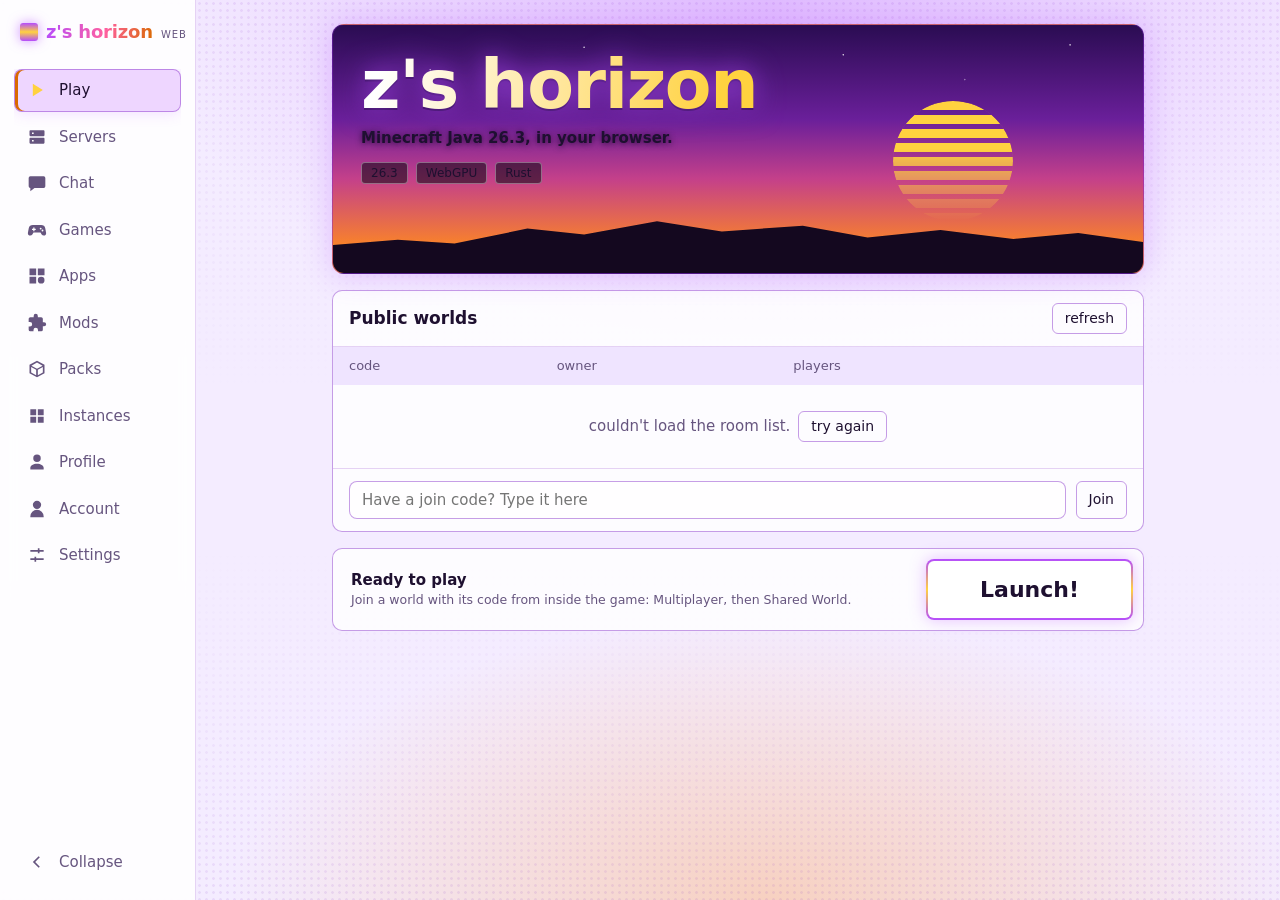
<file: web/index.html>
<!doctype html>
<html lang="en">
<head>
<script>
// Every page asks before it is closed or left: the browser's own "Leave site?" box.
addEventListener("beforeunload", (e) => {
  if (globalThis.horizonNoLeavePrompt) return;
  e.preventDefault();
  e.returnValue = "";
});
</script>

<meta charset="utf-8">
<meta name="viewport" content="width=device-width, initial-scale=1">
<title>z's horizon</title>
<meta name="theme-color" content="#0a0612">
<link rel="stylesheet" href="launcher.css">
</head>
<body>
<div class="backdrop" aria-hidden="true"></div>

<div class="shell">
  <aside class="side">
    <a class="brand" href="#play"><span class="mark" aria-hidden="true"></span><b>z's horizon</b><small>web</small></a>
    <nav class="nav" aria-label="Launcher">
      <a href="#play" data-nav="play">
        <svg viewBox="0 0 24 24" aria-hidden="true"><path d="M7 4.5v15l12-7.5-12-7.5z"/></svg><span>Play</span>
      </a>
      <a href="#servers" data-nav="servers">
        <svg viewBox="0 0 24 24" aria-hidden="true"><path d="M4 4h16a1 1 0 0 1 1 1v5a1 1 0 0 1-1 1H4a1 1 0 0 1-1-1V5a1 1 0 0 1 1-1zm0 9h16a1 1 0 0 1 1 1v5a1 1 0 0 1-1 1H4a1 1 0 0 1-1-1v-5a1 1 0 0 1 1-1zM6 6.5v2h2v-2H6zm0 9v2h2v-2H6z"/></svg><span>Servers</span>
      </a>
      <a href="#chat" data-nav="chat">
        <span class="ico"><svg viewBox="0 0 24 24" aria-hidden="true"><path d="M4 4h16a2 2 0 0 1 2 2v10a2 2 0 0 1-2 2H9l-5 4v-4H4a2 2 0 0 1-2-2V6a2 2 0 0 1 2-2z"/></svg><i class="dot" id="chat-dot" hidden></i></span><span>Chat</span>
      </a>
      <a href="#games" data-nav="games">
        <svg viewBox="0 0 24 24" aria-hidden="true"><path d="M7 6h10a5 5 0 0 1 4.9 4l1 5.2A3 3 0 0 1 20 18.6a3 3 0 0 1-2.4-1.2L16.2 15H7.8l-1.4 2.4A3 3 0 0 1 4 18.6a3 3 0 0 1-2.9-3.4l1-5.2A5 5 0 0 1 7 6zm.5 3v1.5H6V12h1.5v1.5H9V12h1.5v-1.5H9V9H7.5zm8.9.2a1.1 1.1 0 1 0 0 2.2 1.1 1.1 0 0 0 0-2.2zm2.2 2.3a1.1 1.1 0 1 0 0 2.2 1.1 1.1 0 0 0 0-2.2z"/></svg><span>Games</span>
      </a>
      <a href="#apps" data-nav="apps">
        <svg viewBox="0 0 24 24" aria-hidden="true"><path d="M3 3h8v8H3V3zm10 0h8v8h-8V3zM3 13h8v8H3v-8zm14 0a4 4 0 1 1 0 8 4 4 0 0 1 0-8z"/></svg><span>Apps</span>
      </a>
      <a href="#mods" data-nav="mods">
        <svg viewBox="0 0 24 24" aria-hidden="true"><path d="M20.5 11H19V7a2 2 0 0 0-2-2h-4V3.5a2.5 2.5 0 0 0-5 0V5H4a2 2 0 0 0-2 2v3.8h1.5a2.7 2.7 0 0 1 0 5.4H2V20a2 2 0 0 0 2 2h3.8v-1.5a2.7 2.7 0 0 1 5.4 0V22H17a2 2 0 0 0 2-2v-4h1.5a2.5 2.5 0 0 0 0-5z"/></svg><span>Mods</span>
      </a>
      <a href="#packs" data-nav="packs">
        <svg viewBox="0 0 24 24" aria-hidden="true"><path d="M12 2 3 7v10l9 5 9-5V7l-9-5zm0 2.3L18.7 8 12 11.7 5.3 8 12 4.3zM5 9.7l6 3.3v6.6l-6-3.3V9.7zm14 0v6.6l-6 3.3V13l6-3.3z"/></svg><span>Packs</span>
      </a>
      <a href="#instances" data-nav="instances">
        <svg viewBox="0 0 24 24" aria-hidden="true"><path d="M4 4h7v7H4zm9 0h7v7h-7zM4 13h7v7H4zm9 0h7v7h-7z"/></svg><span>Instances</span>
      </a>
      <a href="#profile" data-nav="profile">
        <svg viewBox="0 0 24 24" aria-hidden="true"><path d="M12 12a4.5 4.5 0 1 0 0-9 4.5 4.5 0 0 0 0 9zm0 2c-4.4 0-8 2.2-8 5v2h16v-2c0-2.8-3.6-5-8-5z"/></svg><span>Profile</span>
      </a>
      <a href="#account" data-nav="account">
        <svg viewBox="0 0 24 24" aria-hidden="true"><path d="M12 2a5 5 0 1 1 0 10 5 5 0 0 1 0-10zm-8 19a8 8 0 0 1 16 0v1H4v-1z"/></svg><span>Account</span>
      </a>
      <a href="#staff" data-nav="staff" id="nav-staff" hidden>
        <svg viewBox="0 0 24 24" aria-hidden="true"><path d="M12 2 4 5v6c0 5 3.4 9.4 8 11 4.6-1.6 8-6 8-11V5l-8-3zm-1 14-3.5-3.5 1.4-1.4L11 13.2l4.6-4.6L17 10l-6 6z"/></svg><span>Staff</span>
      </a>
      <a href="#settings" data-nav="settings">
        <svg viewBox="0 0 24 24" aria-hidden="true"><path d="M4 6h9v2H4V6zm11 0h5v2h-5V6zm-2-2h2v6h-2V4zM4 16h5v2H4v-2zm7 0h9v2h-9v-2zm-2-2h2v6H9v-6z"/></svg><span>Settings</span>
      </a>
    </nav>
    <button type="button" class="side-toggle" id="side-toggle" aria-label="Collapse the sidebar" aria-expanded="true" title="Collapse the sidebar">
      <svg viewBox="0 0 24 24" aria-hidden="true"><path d="M15.4 6.4 14 5l-7 7 7 7 1.4-1.4L9.8 12z"/></svg><span>Collapse</span>
    </button>
    <p class="online" hidden><i></i><b>0</b> online</p>
  </aside>

  <main class="stage">
    <!-- Play -->
    <section id="play" class="page" hidden>
      <div class="page-in">
        <div class="hero">
          <div class="hero-sun" aria-hidden="true"></div>
          <div class="hero-hills" aria-hidden="true"></div>
          <div class="hero-text">
            <h1 class="logo"><span>z's horizon</span></h1>
            <p>Minecraft Java 26.3, in your browser.</p>
            <div class="chips"><span>26.3</span><span>WebGPU</span><span>Rust</span></div>
          </div>
        </div>

        <div id="shout" class="shout" hidden>
          <div class="shout-head"><span class="chip">shout</span><b id="shout-by" class="shout-by"></b><small id="shout-time"></small><button id="shout-edit" class="ghost" type="button" hidden>edit</button></div>
          <p id="shout-text"></p>
          <div id="shout-poll" hidden></div>
        </div>
        <form id="shout-form" class="shout-form" hidden>
          <textarea id="shout-input" maxlength="300" rows="2" placeholder="What should everyone see on the home page? $r$rainbow$r$ works too" aria-label="shout"></textarea>
          <div class="poll-box">
            <label class="check"><input id="poll-on" type="checkbox"> Add a poll (2 to 8 options; one vote per account)</label>
            <div id="poll-options" hidden></div>
            <button id="poll-add" type="button" class="ghost" hidden>+ Add option</button>
          </div>
          <div class="actions">
            <button type="submit" class="ghost">Set shout</button>
            <button type="button" id="shout-clear" class="ghost">Delete shout</button>
            <button type="button" id="shout-cancel" class="ghost">Cancel</button>
          </div>
        </form>
        <button id="shout-new" class="ghost" type="button" hidden>Set a shout</button>

        <div class="panel">
          <div class="panel-head">
            <h2>Public worlds</h2>
            <span id="rooms-note" class="note"></span>
            <button id="refresh" class="ghost" type="button">refresh</button>
          </div>
          <div class="table-wrap">
            <table class="rooms">
              <thead><tr><th>code</th><th>owner</th><th>players</th><th></th></tr></thead>
              <tbody id="rooms-body"></tbody>
            </table>
            <p id="rooms-empty" class="empty" hidden></p>
          </div>
          <form id="code-form" class="relay-form code-form" autocomplete="off">
            <input id="code-input" type="text" placeholder="Have a join code? Type it here" aria-label="join code" maxlength="31" spellcheck="false" autocapitalize="off">
            <button type="submit" class="ghost">Join</button>
          </form>
        </div>

        <div class="playbar">
          <div class="who">
            <b>Ready to play</b>
            <small>Join a world with its code from inside the game: Multiplayer, then Shared World.</small>
          </div>
          <a id="launch" class="launch" href="game.html">Launch!</a>
        </div>
      </div>
    </section>

    <!-- Servers -->
    <section id="servers" class="page" hidden>
      <div class="page-in">
        <h2 class="title">Servers</h2>
        <p class="sub">Pick a server and join it. The game starts and connects for you.</p>
        <ul id="server-list" class="servers"></ul>
        <p id="server-empty" class="hint wide-hint"></p>
        <form id="server-form" class="relay-form" autocomplete="off">
          <input id="server-name" type="text" placeholder="Name" aria-label="server name" maxlength="40">
          <input id="server-address" type="text" placeholder="host:port or wss://host" aria-label="server address" required>
          <label class="check"><input id="server-java" type="checkbox"> Java server (through Wisp)</label>
          <button type="submit" class="ghost">Add server</button>
        </form>
        <p id="server-error" class="hint err" hidden></p>
        <form id="wisp-form" class="relay-form" autocomplete="off">
          <input id="wisp-url" type="text" placeholder="wss://your-wisp-server/" aria-label="Wisp server address" spellcheck="false">
          <button type="submit" class="ghost">Save Wisp server</button>
        </form>
        <p id="wisp-note" class="hint" role="status"></p>
        <p class="hint wide-hint">Horizon servers are added as host:port (they take WebSockets beside Minecraft's port). Eaglercraft servers are added as a wss:// address. Servers you add are kept in this browser; joining uses your player name from the Profile page.</p>
        <p class="hint wide-hint">Ordinary Java servers don't take WebSockets, so they are reached through a <b>Wisp server</b>, which opens the real connection for you. Add the Wisp server's address above, then tick "Java server" when adding one. The Wisp server sees which servers you join, so use one you trust or run yourself. Servers that check your Microsoft account (online mode) refuse the join for now; servers that allow offline-mode names work.</p>
      </div>
    </section>

    <!-- Chat -->
    <section id="chat" class="page frame-page" hidden>
      <iframe id="chat-frame" title="chat" allow="clipboard-write; microphone; camera; fullscreen" referrerpolicy="no-referrer-when-downgrade"></iframe>
    </section>

    <!-- Games and apps -->
    <section id="browse" class="page" hidden>
      <div class="page-in wide">
        <h2 id="browse-title" class="title">games</h2>
        <div class="toolbar">
          <input id="search" type="search" placeholder="search" autocomplete="off" aria-label="search">
          <select id="genre" aria-label="genre" hidden></select>
          <span id="browse-note" class="note"></span>
        </div>
        <div class="grid-wrap">
          <div id="grid" class="grid"></div>
          <p id="browse-empty" class="empty" hidden></p>
        </div>
      </div>
    </section>

    <section id="player" class="page frame-page" hidden>
      <header class="bar">
        <a id="player-back" class="back" href="#games">&larr; back</a>
        <h2 id="player-title"></h2>
        <a id="player-tab" class="ghost" target="_blank" rel="noopener">open in new tab</a>
      </header>
      <iframe id="player-frame" title="game" allow="fullscreen; gamepad; autoplay; clipboard-write; microphone"></iframe>
    </section>

    <!-- Packs -->
    <section id="packs" class="page" hidden>
      <div class="page-in">
        <h2 class="title">Packs</h2>
        <p class="sub">Resource packs, shader packs and mods, kept in this browser and found by the game when it starts.</p>
        <div class="tabs" role="tablist">
          <button type="button" class="tab on" data-pack="resource" role="tab">Resource packs</button>
          <button type="button" class="tab" data-pack="shader" role="tab">Shader packs</button>
          <button type="button" class="tab" data-pack="mod" role="tab">Mods</button>
        </div>
        <div class="panel tabpanel">
          <p id="pack-intro" class="hint wide-hint"></p>
          <ul id="pack-list" class="relay-list"></ul>
          <p id="pack-empty" class="hint wide-hint"></p>
          <div id="pack-drop" class="drop">
            <button id="pack-add" type="button" class="ghost">Add files</button>
            <span>or drop them here</span>
            <input id="pack-input" type="file" multiple hidden>
          </div>
          <p id="pack-msg" class="hint wide-hint" hidden></p>
        </div>
      </div>
    </section>

    <!-- Account -->
    <section id="account" class="page" hidden>
      <div class="page-in">
        <h2 class="title">Account</h2>
        <p class="sub">Sign up to keep your launcher settings, profile and worlds in the cloud and use them on any device.</p>
        <div id="acct-out" class="panel pad">
          <form id="acct-form" class="stack" autocomplete="on">
            <input id="acct-name" type="text" placeholder="Username" autocomplete="username" maxlength="16" spellcheck="false" autocapitalize="off" required>
            <input id="acct-pass" type="password" placeholder="Password" autocomplete="current-password" maxlength="128" required>
            <div class="actions">
              <button id="acct-login" type="submit" class="ghost">Log in</button>
              <button id="acct-signup" type="button" class="ghost">Sign up</button>
            </div>
          </form>
          <p class="hint">A username is 3 to 16 letters, numbers or underscores; a password is at least 8 characters. Your password is never kept as text. There is no password reset, so remember it.</p>
          <p id="acct-error" class="hint err" role="alert" hidden></p>
        </div>
        <div id="acct-in" class="panel pad" hidden>
          <div class="who-row"><b id="acct-me" class="who-name"></b><span id="acct-role" class="chip"></span></div>
          <div class="row" hidden>
            <label for="acct-display">Display name</label>
            <div class="field">
              <input id="acct-display" type="text" maxlength="16" placeholder="Your name in the game" spellcheck="false" autocomplete="off">
              <p class="hint">This is your Minecraft name in the game and on lists. Anyone can use the same display name, so don't rely on it to tell people apart: 1 to 16 characters, no spaces.</p>
              <div class="actions"><button id="acct-display-save" type="button" class="ghost">Save</button></div>
            </div>
          </div>
          <div class="row">
            <label>Username</label>
            <div class="field">
              <b id="acct-username"></b> <button id="acct-username-copy" type="button" class="ghost">Copy</button>
              <p class="hint">Your username is yours alone: nobody else can have it, and it never changes. Staff and bans go by it, so a copied display name gets nothing.</p>
            </div>
          </div>
          <div id="acct-nametag" class="row" hidden>
            <label id="tag-label">Nametag</label>
            <div class="field">
              <div class="seg" id="tag-seg" role="group" aria-labelledby="tag-label">
                <button type="button" data-value="rainbow">Rainbow</button><button type="button" data-value="color">Color</button><button type="button" data-value="none">None</button>
              </div>
              <input id="tag-color" type="color" value="#ff8a1f" aria-label="nametag color">
              <p class="hint">Your name, as everyone sees it: <b id="tag-preview"></b></p>
            </div>
          </div>
          <div class="section">
            <h3>Cloud save</h3>
            <p class="hint wide-hint">Saves this browser's launcher settings and the default instance's files (options, profile and small worlds, up to about 12 MB together) to your account. Loading puts them back on this device and replaces what is here.</p>
            <div class="actions">
              <button id="cloud-save" type="button" class="ghost">Save to cloud</button>
              <button id="cloud-load" type="button" class="ghost">Load from cloud</button>
              <button id="cloud-delete" type="button" class="ghost">Delete cloud save</button>
            </div>
            <p id="cloud-note" class="hint" role="status"></p>
          </div>
          <button id="acct-logout" type="button" class="danger">Log out</button>
        </div>
      </div>
    </section>

    <!-- Staff -->
    <section id="staff" class="page" hidden>
      <div class="page-in wide">
        <h2 class="title">Staff</h2>
        <p class="sub" id="staff-sub"></p>
        <div class="panel pad">
          <h3>Players</h3>
          <input id="staff-search" type="search" placeholder="Search by username, display name or skin" autocomplete="off" aria-label="search players">
          <ul id="staff-list" class="servers"></ul>
          <p id="staff-empty" class="hint"></p>
        </div>
        <div id="owner-tools" class="panel pad" hidden>
          <h3>Announcement</h3>
          <p class="hint wide-hint">Pops up once for everyone on the site, as a dialog from you. Use <b>$r$</b> around words for rainbow text.</p>
          <textarea id="ann-input" maxlength="500" rows="3" placeholder="hi hi hi! $r$Rainbow text example$r$." aria-label="announcement"></textarea>
          <div class="actions">
            <button id="ann-send" type="button" class="ghost">Send announcement</button>
            <button id="ann-preview" type="button" class="ghost">Preview</button>
            <button id="ann-clear" type="button" class="ghost">Withdraw current</button>
          </div>
          <p id="ann-note" class="hint" role="status"></p>
          <h3>Refresh everyone's page</h3>
          <p class="hint wide-hint">Reloads every open page, now or at a time you pick. Everyone sees a live countdown they can make small. The message is optional.</p>
          <div class="row">
            <label for="rf-when">When</label>
            <div class="field refresh-when">
              <select id="rf-when" aria-label="when to refresh">
                <option value="now">Right now</option>
                <option value="in" selected>In a few minutes</option>
                <option value="at">At a date and time</option>
              </select>
              <input id="rf-minutes" type="number" min="1" max="1440" value="5" aria-label="minutes from now"> <span id="rf-minutes-unit" class="hint">minutes</span>
              <input id="rf-at" type="datetime-local" aria-label="date and time" hidden>
            </div>
          </div>
          <textarea id="rf-text" maxlength="300" rows="2" placeholder="Optional message, e.g. Update coming! $r$Back in a sec$r$" aria-label="refresh message"></textarea>
          <label class="check"><input id="rf-game" type="checkbox"> Also reload people who are in a game (they could lose unsaved progress)</label>
          <div class="actions">
            <button id="rf-send" type="button" class="ghost">Start refresh</button>
            <button id="rf-cancel" type="button" class="ghost">Cancel current</button>
          </div>
          <p id="rf-note" class="hint" role="status"></p>
        </div>
        <div id="ipban-panel" class="panel pad" hidden>
          <h3>IP bans</h3>
          <p class="hint wide-hint">Networks banned from the site. Addresses are kept only as a hash, and shown with the end hidden.</p>
          <ul id="ipban-list" class="servers"></ul>
          <p id="ipban-empty" class="hint"></p>
        </div>
        <div class="panel pad">
          <h3>Activity</h3>
          <p class="hint wide-hint">Everything staff did. Any action can be undone by someone of the rank that could have done it.</p>
          <ul id="log-list" class="servers"></ul>
          <p id="log-empty" class="hint"></p>
        </div>
        <p id="staff-error" class="hint err" role="alert" hidden></p>
      </div>
    </section>

    <!-- Settings -->
    <section id="mods" class="page" hidden>
      <div class="page-in wide">
        <h2 class="title">Mods</h2>
        <p class="sub">Native mods from the community <a href="https://github.com/pxdns/horizon-mods-lib" target="_blank" rel="noopener noreferrer">horizon-mods-lib</a>, ported from popular Fabric mods.</p>
        <p class="hint wide-hint">These are <b>native mods (.hnmod)</b>: Rust that is merged into the game's source before it is built, so the browser game can't switch one on by itself yet. For now, tick the ones you want to keep a list for this instance, and use the links to get them. Not made or endorsed by Horizon, Mojang or Microsoft.</p>
        <div class="toolbar">
          <input id="mod-search" type="search" placeholder="search mods" autocomplete="off" aria-label="search mods">
          <select id="mod-group" aria-label="category"></select>
          <span id="mod-count" class="note"></span>
        </div>
        <ul id="mod-list" class="servers"></ul>
        <div class="relay-form">
          <a id="mod-zip" class="ghost link-btn" target="_blank" rel="noopener noreferrer">Download all (.zip)</a>
          <button type="button" id="mod-copy" class="ghost">Copy my list</button>
        </div>
        <p id="mod-note" class="hint" role="status"></p>
      </div>
    </section>

    <section id="instances" class="page" hidden>
      <div class="page-in">
        <h2 class="title">Instances</h2>
        <p class="sub">Each instance has its own worlds, options, packs and player profile (name, skin and cape). The active one is what the game starts with.</p>
        <ul id="instance-list" class="servers"></ul>
        <form id="instance-form" class="relay-form" autocomplete="off">
          <input id="instance-name" type="text" placeholder="New instance name" aria-label="instance name" maxlength="32" required>
          <label class="check"><input id="instance-copy" type="checkbox"> Copy the active instance's files</label>
          <button type="submit" class="ghost">Create instance</button>
        </form>
        <p id="instance-note" class="hint" role="status"></p>
        <p class="hint wide-hint">Instances are kept in this browser. Deleting one removes its worlds for good.</p>
      </div>
    </section>

    <section id="profile" class="page" hidden>
      <div class="page-in">
        <h2 class="title">Profile</h2>
        <p class="sub">Your name, skin and cape for <b class="instance-name">this instance</b>. They apply the next time the game starts, so set them before you join a shared world or server.</p>
        <div class="panel">
          <p class="hint lockmsg" id="profile-locked" hidden>You're signed in, so your name in the game is your account's username. You can still change the skin and cape.</p>
          <p class="hint" id="profile-unsupported" hidden>This browser can't keep files for the game, so the profile can't be saved here. Set it in the game's own menu instead.</p>
          <div class="row" id="profile-name-row">
            <label for="profile-name">Name</label>
            <div class="field">
              <input id="profile-name" maxlength="16" autocomplete="off" spellcheck="false" placeholder="Player" />
              <p class="hint" id="profile-name-hint">1 to 16 characters, no spaces. Leave empty to keep the name the game made for you.</p>
            </div>
          </div>
          <div class="row">
            <label for="profile-skin">Skin</label>
            <div class="field">
              <select id="profile-skin"></select>
              <p class="hint">Pick a character, or upload your own skin (a 64×64 or 64×32 PNG).</p>
              <canvas id="profile-face" width="64" height="64" hidden></canvas>
              <div class="actions">
                <label class="ghost file">Upload skin<input id="profile-skin-file" type="file" accept="image/png" hidden /></label>
                <button type="button" class="ghost" id="profile-skin-remove" hidden>Remove skin</button>
              </div>
              <div class="seg" id="profile-arms" role="group" aria-label="Arms">
                <button type="button" data-value="wide">Wide arms</button><button type="button" data-value="slim">Slim arms</button>
              </div>
            </div>
          </div>
          <div class="row">
            <label>Cape</label>
            <div class="field">
              <div class="seg" id="profile-cape" role="group" aria-label="Cape">
                <button type="button" data-value="off">None</button><button type="button" data-value="on">Wear cape</button>
              </div>
              <p class="hint">Upload a cape (a 64×32 or 22×17 PNG) to wear it.</p>
              <div class="actions">
                <label class="ghost file">Upload cape<input id="profile-cape-file" type="file" accept="image/png" hidden /></label>
                <button type="button" class="ghost" id="profile-cape-remove" hidden>Remove cape</button>
              </div>
            </div>
          </div>
          <p class="hint" id="profile-status" role="status"></p>
        </div>
      </div>
    </section>

    <section id="settings" class="page" hidden>
      <div class="page-in">
        <h2 class="title">Settings</h2>
        <p class="sub">How the game starts. These are kept in this browser.</p>
        <div class="tabs" role="tablist">
          <button type="button" class="tab on" data-tab="general" role="tab">General</button>
          <button type="button" class="tab" data-tab="about" role="tab">About</button>
        </div>
        <div class="panel tabpanel" id="tab-general">
          <h3>Game</h3>
          <div class="row" id="client-row">
            <label id="client-label">Game version</label>
            <div class="field">
              <div class="seg" id="client-seg" role="group" aria-labelledby="client-label">
                <button type="button" data-value="classic">Classic</button><button type="button" data-value="new">New</button>
              </div>
              <p class="hint">Classic is the client with shared worlds, public rooms, packs and mods from this launcher, and server joining. New is a newer one-page client with touch controls, a WebGL option and its own settings; it opens on its own menus, so Memory, Packs, Servers and Show-my-worlds here don't apply to it.</p>
            </div>
          </div>
          <div class="row">
            <label for="ram">Memory</label>
            <div class="field">
              <select id="ram"></select>
              <p class="hint" id="ram-hint"></p>
            </div>
          </div>
          <div class="row">
            <label id="theme-label">Theme</label>
            <div class="field">
              <div class="seg" id="theme-seg" role="group" aria-labelledby="theme-label">
                <button type="button" data-value="system">System</button><button type="button" data-value="light">Light</button><button type="button" data-value="dark">Dark</button>
              </div>
            </div>
          </div>
          <div class="row">
            <label id="public-label">Show my worlds publicly</label>
            <div class="field">
              <div class="seg" id="public-seg" role="group" aria-labelledby="public-label">
                <button type="button" data-value="off">Off</button><button type="button" data-value="on">On</button>
              </div>
              <p class="hint">When on, a world you share (with a join code) is listed under Public worlds on the Play page, with your player name, until you close it.</p>
            </div>
          </div>
          <div class="row">
            <label id="lowmem-label">Low-memory mode</label>
            <div class="field">
              <div class="seg" id="lowmem-seg" role="group" aria-labelledby="lowmem-label">
                <button type="button" data-value="on">On</button><button type="button" data-value="off">Off</button>
              </div>
              <p class="hint">For Chromebooks and other computers with little memory (4 GB or less). The game uses two threads at most, frees the page's copy of its files as soon as it can, and the first time it starts it sets short view distances, no clouds, minimal particles and no mipmaps or biome blending (change them in the game's Video Settings afterwards and they stay). Turn it off on a stronger computer. Takes effect the next time the game starts.</p>
            </div>
          </div>
          <div class="row">
            <label id="raw-label">Raw mouse input</label>
            <div class="field">
              <div class="seg" id="raw-seg" role="group" aria-labelledby="raw-label">
                <button type="button" data-value="on">On</button><button type="button" data-value="off">Off</button>
              </div>
              <p class="hint">Looks around with the mouse's own movement, without the system's acceleration or smoothing. Try it if the camera flicks while you move it. It can feel a little different (faster or slower) than before; if the browser can't do it, the game falls back by itself. Takes effect the next time the game starts.</p>
            </div>
          </div>
          <div class="row">
            <label id="spike-label">Camera flick filter</label>
            <div class="field">
              <div class="seg" id="spike-seg" role="group" aria-labelledby="spike-label">
                <button type="button" data-value="off">Off</button><button type="button" data-value="normal">Normal</button><button type="button" data-value="strict">Strict</button>
              </div>
              <p class="hint">Ignores a single mouse movement too big to be real. Strict also ignores some fast flicks of your own, so use it only if Normal doesn't stop the camera jumping.</p>
            </div>
          </div>
          <div class="row">
            <label id="debug-label">Show the game's log</label>
            <div class="field">
              <div class="seg" id="debug-seg" role="group" aria-labelledby="debug-label">
                <button type="button" data-value="off">Off</button><button type="button" data-value="on">On</button>
              </div>
              <p class="hint">Prints what the game reports on the screen. Useful on a device without developer tools, if the game stays black.</p>
            </div>
          </div>
          <div class="row">
            <label id="fs-label">Full screen</label>
            <div class="field">
              <div class="seg" id="fs-seg" role="group" aria-labelledby="fs-label">
                <button type="button" data-value="on">On</button><button type="button" data-value="off">Off</button>
              </div>
              <p class="hint">The launcher goes full screen on your first tap or key press. Esc leaves it, and it stays out until you reload.</p>
            </div>
          </div>
          <div class="section">
            <h3>Relays</h3>
            <p class="hint wide-hint">A relay hands out join codes for shared worlds and introduces players to each other. This site's own relay is built in; add the address of another (wss://host) and it is tried first. Takes effect the next time the game starts.</p>
            <ul id="relay-list" class="relay-list"></ul>
            <form id="relay-form" class="relay-form" autocomplete="off">
              <input id="relay-name" type="text" placeholder="Name" aria-label="relay name" maxlength="40">
              <input id="relay-url" type="text" placeholder="wss://host" aria-label="relay address" required>
              <button type="submit" class="ghost">Add relay</button>
            </form>
            <p id="relay-error" class="hint err" hidden></p>
          </div>
          <h3>Chat notifications</h3>
          <p class="hint wide-hint">Sign in to the chat here to get a dot on the Chat tab: red when someone pings you, white for other unread messages. This page keeps its own chat session (only a session token is saved in this browser, not your password), and it respects muted servers and channels.</p>
          <p id="chat-notify-state" class="hint" role="status"></p>
          <form id="chat-notify-form" class="relay-form" autocomplete="on">
            <input id="chat-notify-email" type="email" placeholder="Chat email (not username)" autocomplete="username" aria-label="chat email" required>
            <input id="chat-notify-pass" type="password" placeholder="Chat password" autocomplete="current-password" aria-label="chat password" required>
            <button type="submit" class="ghost">Sign in to chat</button>
          </form>
          <button id="chat-notify-out" type="button" class="ghost" hidden>Sign out of chat notifications</button>
          <p id="chat-notify-note" class="hint err" role="status"></p>
        </div>
        <div class="panel tabpanel" id="tab-about" hidden>
          <h3>z's horizon</h3>
          <p class="hint wide-hint">A launcher for Horizon, Minecraft Java 26.3 rewritten in Rust and run in the browser with WebGPU. Shared worlds connect through this site's own relay, so a join code works from any device.</p>
          <p class="hint wide-hint" id="about-device"></p>
          <div class="section">
            <h3>Launcher data</h3>
            <p class="hint wide-hint">Settings and relays are kept in this browser. Clearing them does not delete your worlds.</p>
            <button id="clear-data" type="button" class="danger">Clear launcher data</button>
          </div>
        </div>
      </div>
    </section>
  </main>
</div>

<noscript><p class="noscript">z's horizon needs JavaScript. <a href="game.html">Launch the game directly</a>.</p></noscript>
<script type="module" src="launcher.js"></script>
</body>
</html>
</file>
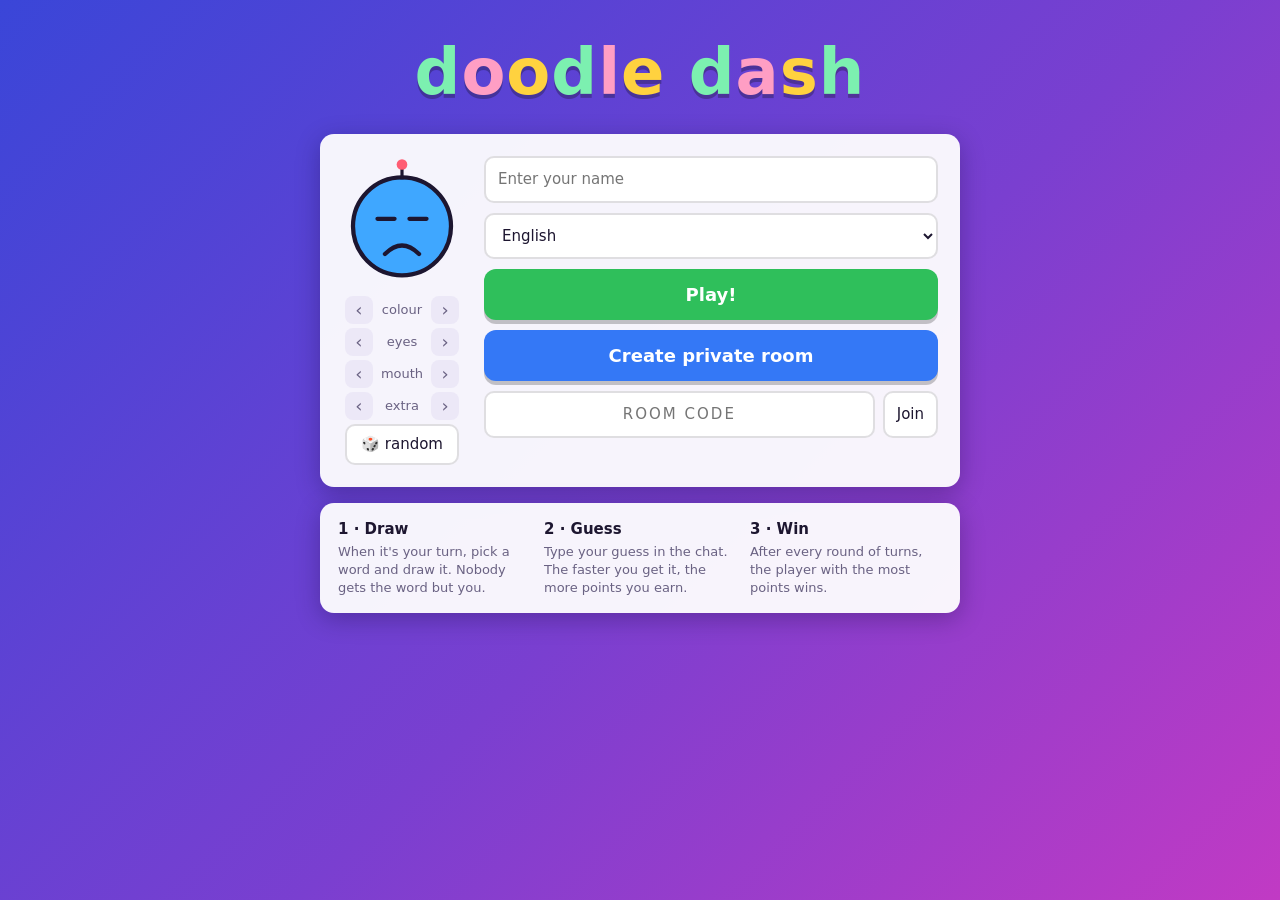
<file: web/skribble/index.html>
<!doctype html>
<html lang="en">
<head>
<meta charset="utf-8">
<meta name="viewport" content="width=device-width, initial-scale=1">
<title>doodle dash</title>
<link rel="stylesheet" href="style.css">
</head>
<body>

<!-- Home: your face, your name, and a way in -->
<main id="home" class="screen">
  <h1 class="logo" aria-label="doodle dash"><span>d</span><span>o</span><span>o</span><span>d</span><span>l</span><span>e</span> <span>d</span><span>a</span><span>s</span><span>h</span></h1>
  <section class="card home-card">
    <div class="me">
      <div id="av-preview" class="av-big"></div>
      <div class="av-pick">
        <div class="av-row"><button type="button" data-part="0" data-dir="-1" aria-label="previous colour">‹</button><span>colour</span><button type="button" data-part="0" data-dir="1" aria-label="next colour">›</button></div>
        <div class="av-row"><button type="button" data-part="1" data-dir="-1" aria-label="previous eyes">‹</button><span>eyes</span><button type="button" data-part="1" data-dir="1" aria-label="next eyes">›</button></div>
        <div class="av-row"><button type="button" data-part="2" data-dir="-1" aria-label="previous mouth">‹</button><span>mouth</span><button type="button" data-part="2" data-dir="1" aria-label="next mouth">›</button></div>
        <div class="av-row"><button type="button" data-part="3" data-dir="-1" aria-label="previous accessory">‹</button><span>extra</span><button type="button" data-part="3" data-dir="1" aria-label="next accessory">›</button></div>
        <button id="av-random" type="button" class="ghost">🎲 random</button>
      </div>
    </div>
    <div class="form">
      <input id="name" maxlength="20" placeholder="Enter your name" autocomplete="off" aria-label="your name">
      <select id="lang" aria-label="language"></select>
      <p id="invite" class="invite" hidden>Joining room <b id="invite-code"></b> · <a href="#" id="invite-cancel">cancel</a></p>
      <button id="play" type="button" class="big green">Play!</button>
      <button id="create" type="button" class="big blue">Create private room</button>
      <div class="join-code">
        <input id="code" maxlength="6" placeholder="room code" autocomplete="off" autocapitalize="characters" aria-label="room code">
        <button id="join" type="button" class="ghost">Join</button>
      </div>
      <p id="home-err" class="err" role="alert" hidden></p>
    </div>
  </section>
  <section class="card how">
    <div><b>1 · Draw</b><span>When it's your turn, pick a word and draw it. Nobody gets the word but you.</span></div>
    <div><b>2 · Guess</b><span>Type your guess in the chat. The faster you get it, the more points you earn.</span></div>
    <div><b>3 · Win</b><span>After every round of turns, the player with the most points wins.</span></div>
  </section>
</main>

<!-- Game -->
<main id="game" class="screen" hidden>
  <header class="top">
    <div id="clock" class="clock" title="time left">--</div>
    <div id="roundinfo" class="roundinfo"></div>
    <div class="wordbox"><small id="wordlabel"></small><div id="word" class="word"></div></div>
    <button id="sound" type="button" class="icon" title="sound" aria-label="sound">🔊</button>
    <button id="leave" type="button" class="icon" title="leave the room" aria-label="leave the room">🚪</button>
  </header>
  <div class="main">
    <aside class="players card" aria-label="players"><ul id="plist"></ul></aside>
    <section class="stage">
      <div class="canvaswrap" id="canvaswrap">
        <canvas id="cv" width="800" height="600"></canvas>
        <div id="votes" class="votes" hidden>
          <button id="up" type="button" aria-label="like the drawing">👍 <span id="upn">0</span></button>
          <button id="down" type="button" aria-label="dislike the drawing">👎 <span id="downn">0</span></button>
        </div>
        <div id="ov" class="ov" hidden>
          <!-- lobby -->
          <section id="ov-lobby" hidden>
            <h2>Game settings</h2>
            <p id="lobby-note" class="note"></p>
            <div class="settings">
              <label>Players <select id="s-maxPlayers"></select></label>
              <label>Language <select id="s-lang"></select></label>
              <label>Draw time <select id="s-drawTime"></select></label>
              <label>Rounds <select id="s-rounds"></select></label>
              <label>Word count <select id="s-wordCount"></select></label>
              <label>Hints <select id="s-hints"></select></label>
              <label>Word mode <select id="s-mode"><option value="normal">Normal</option><option value="hidden">Hidden (no letters shown)</option><option value="combination">Combination (two words)</option></select></label>
              <label class="wide">Custom words <textarea id="s-custom" rows="3" maxlength="8000" placeholder="word one, word two, …"></textarea></label>
              <label class="check wide"><input id="s-customOnly" type="checkbox"> Use only custom words</label>
            </div>
            <div class="actions">
              <button id="start" type="button" class="big green" hidden>Start!</button>
              <button id="invite-copy" type="button" class="big blue" hidden>Copy invite link</button>
            </div>
            <p id="invite-line" class="note" hidden></p>
          </section>
          <!-- word choice -->
          <section id="ov-choose" hidden>
            <h2 id="choose-title"></h2>
            <div id="choose-av" class="av-big"></div>
            <div id="choices" class="choices"></div>
          </section>
          <!-- a turn's result -->
          <section id="ov-turn" hidden>
            <p class="note" id="turn-reason"></p>
            <h2>The word was <b id="turn-word"></b></h2>
            <ul id="turn-list" class="scores"></ul>
            <p id="turn-votes" class="note"></p>
          </section>
          <!-- the podium -->
          <section id="ov-end" hidden>
            <h2 id="end-title">Game over!</h2>
            <div id="podium" class="podium"></div>
            <ol id="end-list" class="scores"></ol>
            <p class="note" id="end-note"></p>
          </section>
        </div>
      </div>
      <div id="tools" class="tools" hidden>
        <div id="palette" class="palette" aria-label="colours"></div>
        <label class="picker" title="any colour"><input id="custom-colour" type="color" value="#000000"></label>
        <div id="sizes" class="sizes" aria-label="brush size"></div>
        <div class="toolbtns">
          <button type="button" data-tool="pen" title="pencil" aria-label="pencil">✏️</button>
          <button type="button" data-tool="fill" title="fill" aria-label="fill">🪣</button>
          <button type="button" data-tool="eraser" title="eraser" aria-label="eraser">🧽</button>
          <button type="button" id="undo" title="undo (Ctrl+Z)" aria-label="undo">↶</button>
          <button type="button" id="clear" title="clear" aria-label="clear">🗑️</button>
        </div>
      </div>
    </section>
    <aside class="chat card" aria-label="chat">
      <div id="msgs" class="msgs" role="log" aria-live="polite"></div>
      <form id="chat-form" autocomplete="off">
        <input id="chat-input" maxlength="100" placeholder="Type your guess here…" aria-label="chat">
      </form>
    </aside>
  </div>
</main>

<script type="module" src="game.js"></script>
</body>
</html>
</file>
<file: web/launcher.css>
:root {
  --bg: #0a0612;
  --panel: rgba(22, 12, 38, 0.72);
  --line: rgba(180, 76, 255, 0.45);
  --soft: rgba(180, 76, 255, 0.22);
  --purple: #b44cff;
  --orange: #ff8a1f;
  --yellow: #ffd23f;
  --text: #f4ecff;
  --dim: #a99bc4;
  --side: rgba(12, 7, 22, 0.88);
  --ctl: rgba(10, 6, 18, 0.5);
  --th: #1a0e2c;
  --fill: #130a21;
  --dot: rgba(255, 255, 255, 0.24);
  color-scheme: dark;
}
:root[data-theme="light"] {
  --bg: #f4ecff;
  --side: rgba(255, 255, 255, 0.9);
  --panel: rgba(255, 255, 255, 0.82);
  --line: rgba(130, 40, 200, 0.45);
  --soft: rgba(130, 40, 200, 0.2);
  --text: #1e1030;
  --dim: #66557f;
  --ctl: rgba(255, 255, 255, 0.7);
  --th: #efe4ff;
  --fill: #ffffff;
  --dot: rgba(130, 40, 200, 0.22);
  --orange: #d96a00;
  color-scheme: light;
}

* { box-sizing: border-box; }
html { background: var(--bg); }
html, body { margin: 0; height: 100%; color: var(--text); }
body {
  font: 15px/1.5 ui-rounded, "Ubuntu", system-ui, -apple-system, "Segoe UI", sans-serif;
  overflow: hidden;
}
[hidden] { display: none !important; }
a { color: inherit; }
button, select, input { font: inherit; }

/* A halftone-dotted horizon glow behind everything. */
.backdrop {
  position: fixed; inset: 0; z-index: -1;
  background:
    radial-gradient(ellipse 60% 45% at 60% 100%, rgba(255, 138, 31, 0.28), transparent 70%),
    radial-gradient(ellipse 70% 55% at 60% 0%, rgba(180, 76, 255, 0.3), transparent 70%),
    var(--bg);
}
.backdrop::after {
  content: ""; position: absolute; inset: 0;
  background-image: radial-gradient(var(--dot) 1.1px, transparent 1.6px);
  background-size: 7px 7px;
  -webkit-mask-image: linear-gradient(to bottom, #000, transparent 45%, transparent 60%, #000);
  mask-image: linear-gradient(to bottom, #000, transparent 45%, transparent 60%, #000);
  opacity: 0.45;
}

/* The buttons' gradients turn between purple and yellow: --spin is the angle. */
@property --spin { syntax: "<angle>"; initial-value: 0deg; inherits: false; }
@keyframes spin { to { --spin: 360deg; } }

/* Layout: a sidebar and the page beside it. */
.shell { position: fixed; inset: 0; display: grid; grid-template-columns: 196px 1fr; }
.side {
  display: flex; flex-direction: column; gap: 14px; padding: 18px 14px;
  background: var(--side); border-right: 1px solid var(--soft); backdrop-filter: blur(8px);
}
.brand { display: flex; align-items: center; gap: 8px; padding: 0 6px 10px; text-decoration: none; }
.brand b {
  font-size: 18px; white-space: nowrap; letter-spacing: -0.01em;
  background: linear-gradient(100deg, var(--purple), #ff5fa0 55%, var(--orange));
  -webkit-background-clip: text; background-clip: text; color: transparent;
}
.brand small { color: var(--dim); font-size: 10px; text-transform: uppercase; letter-spacing: .1em; align-self: flex-end; margin-bottom: 3px; }
.mark {
  width: 18px; height: 18px; flex: none; border-radius: 3px;
  background: linear-gradient(var(--spin), var(--purple), var(--yellow), var(--purple));
  animation: spin 5s linear infinite;
  box-shadow: 0 0 12px rgba(180, 76, 255, 0.6);
}
.nav { display: flex; flex-direction: column; gap: 4px; }
.nav a {
  display: flex; align-items: center; gap: 12px; padding: 9px 12px; border-radius: 8px;
  text-decoration: none; color: var(--dim); border: 1px solid transparent; transition: color .15s, background .15s;
}
.nav svg { width: 20px; height: 20px; fill: currentColor; flex: none; }
.nav a:hover, .nav a:focus-visible { color: var(--text); background: rgba(180, 76, 255, 0.12); outline: none; }
.nav a.on {
  color: var(--text); background: rgba(180, 76, 255, 0.22); border-color: var(--line);
  box-shadow: inset 3px 0 0 var(--orange), 0 0 16px rgba(180, 76, 255, 0.2);
}
.nav a.on svg { fill: var(--yellow); }
.side .online { margin-top: auto; padding: 0 6px; }

.stage { position: relative; min-width: 0; min-height: 0; }
.page { position: absolute; inset: 0; overflow-y: auto; }
.page-in { max-width: 860px; margin: 0 auto; padding: 24px 24px 40px; display: flex; flex-direction: column; gap: 16px; }
.page-in.wide { max-width: 1240px; }
.title { margin: 0; font-size: 30px; line-height: 1.1; letter-spacing: -0.01em; text-transform: capitalize; }
.sub { margin: -10px 0 0; color: var(--dim); }
.note { color: var(--dim); font-size: 13px; }

.online { margin: 0; display: inline-flex; align-items: center; gap: 7px; color: var(--dim); font-size: 14px; white-space: nowrap; }
.online i { width: 8px; height: 8px; border-radius: 50%; background: #5dff9a; box-shadow: 0 0 8px #5dff9a; }
.online b { color: var(--text); font-weight: 600; }

.ghost {
  font: inherit; color: var(--text); background: transparent; border: 1px solid var(--line);
  border-radius: 6px; padding: 4px 12px; cursor: pointer; text-decoration: none; font-size: 14px;
}
.ghost:hover { border-color: var(--orange); color: var(--orange); }

/* Play: the banner */
.hero {
  position: relative; min-height: 250px; overflow: hidden; border-radius: 12px; border: 1px solid var(--line);
  background:
    radial-gradient(1.2px 1.2px at 12% 18%, #fff, transparent), radial-gradient(1.2px 1.2px at 31% 9%, #fff, transparent),
    radial-gradient(1.2px 1.2px at 46% 26%, #fff8, transparent), radial-gradient(1.2px 1.2px at 63% 12%, #fff, transparent),
    radial-gradient(1.2px 1.2px at 78% 22%, #fff8, transparent), radial-gradient(1.2px 1.2px at 91% 8%, #fff, transparent),
    linear-gradient(to bottom, #2a0c52 0%, #6a1f9a 38%, #c4408a 62%, #ff8a1f 92%);
  box-shadow: 0 0 30px rgba(180, 76, 255, 0.3);
}
.hero-sun {
  position: absolute; right: 16%; bottom: 52px; width: 120px; height: 120px; border-radius: 50%;
  background: repeating-linear-gradient(to bottom, #ffd23f 0 9px, transparent 9px 14px);
  -webkit-mask-image: linear-gradient(to bottom, #000 40%, transparent);
  mask-image: linear-gradient(to bottom, #000 40%, transparent);
  box-shadow: 0 0 60px rgba(255, 210, 63, 0.55);
}
.hero-hills {
  position: absolute; left: 0; right: 0; bottom: 0; height: 74px; background: #14081f;
  clip-path: polygon(0 62%, 8% 55%, 15% 60%, 24% 40%, 31% 48%, 40% 30%, 48% 44%, 58% 36%, 66% 52%, 75% 42%, 84% 54%, 92% 46%, 100% 58%, 100% 100%, 0 100%);
}
.hero-text { position: relative; padding: 26px 28px; }
.logo { margin: 0; font-size: clamp(40px, 8vw, 68px); line-height: 1; letter-spacing: -0.02em; font-weight: 700; }
.logo span {
  display: inline-block;
  background: linear-gradient(100deg, #fff 5%, #ffe9a8 45%, var(--yellow) 90%);
  -webkit-background-clip: text; background-clip: text; color: transparent;
  filter: drop-shadow(0 0 14px rgba(180, 76, 255, 0.9)) drop-shadow(0 2px 0 rgba(30, 6, 60, 0.7));
}
.hero-text p { margin: 8px 0 12px; font-weight: 600; text-shadow: 0 1px 6px rgba(20, 4, 40, .8); }
.chips { display: flex; gap: 8px; flex-wrap: wrap; }
.chips span {
  font-size: 12px; padding: 1px 9px; border-radius: 4px; background: rgba(10, 6, 18, .55); border: 1px solid rgba(255, 255, 255, .35);
}

.panel { background: var(--panel); border: 1px solid var(--line); border-radius: 10px; }
.panel-head { display: flex; align-items: center; gap: 12px; padding: 12px 16px; border-bottom: 1px solid var(--soft); }
.panel-head h2 { margin: 0; font-size: 17px; flex: 1; }
.table-wrap { max-height: 260px; overflow: auto; }
.rooms { width: 100%; border-collapse: collapse; }
.rooms th, .rooms td { text-align: left; padding: 9px 16px; }
.rooms th { position: sticky; top: 0; background: var(--th); color: var(--dim); font-weight: 500; font-size: 13px; text-transform: lowercase; }
.rooms tbody tr + tr td { border-top: 1px solid rgba(180, 76, 255, 0.2); }
.rooms .code { font: 600 15px ui-monospace, "SFMono-Regular", Menlo, Consolas, monospace; color: var(--orange); letter-spacing: .04em; }
.rooms .count { white-space: nowrap; }
.rooms td:last-child { text-align: right; }
.copy { font-size: 13px; padding: 2px 10px; }
.empty { margin: 0; padding: 26px 16px; text-align: center; color: var(--dim); }
.empty button { margin-left: 8px; }

.playbar {
  display: flex; align-items: center; gap: 12px; padding: 10px; border-radius: 10px;
  background: var(--panel); border: 1px solid var(--line);
}
.who { flex: 1; min-width: 0; padding: 4px 8px; display: flex; flex-direction: column; justify-content: center; }
.who small { color: var(--dim); }
/* The gradient is the outline; hovering fills the button with it. */
.launch, .server .join {
  display: inline-flex; align-items: center; justify-content: center; text-decoration: none; font-weight: 700; cursor: pointer;
  color: var(--text); border: 2px solid transparent; border-radius: 8px;
  background:
    linear-gradient(var(--fill), var(--fill)) padding-box,
    linear-gradient(var(--spin), var(--purple), var(--yellow), var(--purple)) border-box;
  animation: spin 4s linear infinite; transition: color .15s, box-shadow .15s;
}
.launch { font-size: 22px; padding: 12px 52px; box-shadow: 0 0 16px rgba(180, 76, 255, 0.35); }
.launch:hover, .launch:focus-visible, .server .join:hover, .server .join:focus-visible {
  outline: none; color: #12081f; animation-duration: 1.6s;
  background: linear-gradient(var(--spin), var(--purple), var(--yellow), var(--purple)) border-box;
  box-shadow: 0 0 24px rgba(180, 76, 255, 0.7), 0 0 40px rgba(255, 210, 63, 0.4);
}

/* Chat and the game player */
.frame-page { display: flex; flex-direction: column; background: rgba(10, 6, 18, 0.6); }
.frame-page iframe { flex: 1; width: 100%; border: 0; background: #fff; }
.bar {
  display: flex; align-items: center; gap: 16px; padding: 10px 18px;
  background: var(--panel); border-bottom: 1px solid var(--line); backdrop-filter: blur(6px);
}
.bar h2 { margin: 0; font-size: 17px; font-weight: 600; flex: 1; }
.back { text-decoration: none; color: var(--orange); }
.back:hover { text-decoration: underline; }

/* Games and apps */
.toolbar { display: flex; align-items: center; gap: 10px; flex-wrap: wrap; }
.toolbar input, .toolbar select, .field select {
  color: var(--text); background: var(--panel); border: 1px solid var(--line); border-radius: 8px; padding: 7px 12px;
}
.toolbar input { flex: 1; min-width: 160px; max-width: 360px; }
.toolbar input:focus, .toolbar select:focus, .field select:focus { outline: none; border-color: var(--orange); box-shadow: 0 0 12px rgba(255, 138, 31, 0.35); }
.toolbar .note { margin-left: auto; }
.grid { display: grid; grid-template-columns: repeat(auto-fill, minmax(168px, 1fr)); gap: 14px; padding: 4px; }
.card {
  position: relative; display: flex; flex-direction: column; text-decoration: none; overflow: hidden; border-radius: 10px;
  background: var(--panel); border: 1px solid var(--line); transition: transform .15s, border-color .15s, box-shadow .15s;
}
.card img { width: 100%; aspect-ratio: 4 / 3; object-fit: cover; background: #160c26; display: block; }
.card b { padding: 8px 10px; font-weight: 600; font-size: 14px; line-height: 1.3; }
.card small { padding: 0 10px 10px; color: var(--dim); font-size: 12px; line-height: 1.35; }
.card:hover, .card:focus-visible {
  transform: translateY(-3px); border-color: var(--orange); outline: none;
  box-shadow: 0 0 18px rgba(255, 138, 31, 0.45), 0 0 32px rgba(180, 76, 255, 0.3);
}
.grid.apps { grid-template-columns: repeat(auto-fill, minmax(240px, 1fr)); }

/* Settings */
.tabs { display: flex; gap: 4px; margin-bottom: -17px; position: relative; z-index: 1; padding-left: 10px; }
.tab {
  color: var(--dim); background: var(--ctl); border: 1px solid var(--soft); border-bottom: 0;
  border-radius: 8px 8px 0 0; padding: 8px 16px; cursor: pointer;
}
.tab:hover { color: var(--text); }
.tab.on { color: var(--text); background: var(--panel); border-color: var(--line); box-shadow: inset 0 2px 0 var(--orange); }
.tabpanel { padding: 18px 22px 22px; }
.tabpanel h3 { margin: 0 0 6px; font-size: 18px; }
.row { display: grid; grid-template-columns: 190px 1fr; gap: 16px; padding: 18px 0; border-top: 1px solid var(--soft); }
.row:first-of-type { border-top: 0; }
.row > label { color: var(--dim); font-size: 14px; padding-top: 7px; }
.field { min-width: 0; }
.field select { min-width: 220px; }
.hint { margin: 8px 0 0; color: var(--dim); font-size: 13px; max-width: 520px; }
.hint.wide-hint { max-width: none; }
.seg { display: inline-flex; border: 1px solid var(--line); border-radius: 8px; overflow: hidden; }
.seg button {
  color: var(--dim); background: var(--ctl); border: 0; padding: 7px 18px; cursor: pointer;
}
.seg button + button { border-left: 1px solid var(--line); }
.seg button:hover { color: var(--text); }
.seg button.on { color: #12081f; font-weight: 700; background: linear-gradient(var(--spin), var(--purple), var(--yellow), var(--purple)); animation: spin 4s linear infinite; }

.section { border-top: 1px solid var(--soft); margin-top: 8px; padding-top: 18px; }
.relay-list { list-style: none; margin: 14px 0; padding: 0; display: flex; flex-direction: column; gap: 8px; }
.relay-list li {
  display: flex; align-items: center; gap: 12px; padding: 10px 14px; border-radius: 8px;
  background: var(--ctl); border: 1px solid var(--soft);
}
.relay-list .info { flex: 1; min-width: 0; display: flex; flex-direction: column; }
.relay-list small { color: var(--dim); font-family: ui-monospace, Menlo, Consolas, monospace; overflow: hidden; text-overflow: ellipsis; }
.relay-list .tag { font-size: 12px; padding: 2px 10px; border-radius: 5px; color: #12081f; font-weight: 700; background: linear-gradient(var(--spin), var(--purple), var(--yellow), var(--purple)); animation: spin 4s linear infinite; }
.relay-form { display: flex; gap: 10px; flex-wrap: wrap; }
.relay-form input { color: var(--text); background: var(--ctl); border: 1px solid var(--line); border-radius: 8px; padding: 7px 12px; flex: 1; min-width: 140px; }
.relay-form input:focus { outline: none; border-color: var(--orange); }
.servers { list-style: none; margin: 0; padding: 0; display: flex; flex-direction: column; gap: 10px; }
.server {
  position: relative; display: flex; align-items: center; gap: 14px; padding: 12px 14px; overflow: hidden;
  border-radius: 10px; border: 1px solid var(--line); background: var(--panel);
}
.server::before {
  content: ""; position: absolute; inset: 0; pointer-events: none; opacity: .5;
  background: linear-gradient(100deg, transparent 30%, rgba(180, 76, 255, .22) 70%, rgba(255, 138, 31, .22));
}
.server > * { position: relative; }
.server .icon {
  width: 56px; height: 56px; flex: none; border-radius: 8px; display: grid; place-items: center; font-size: 24px; font-weight: 700;
  color: #12081f; background: linear-gradient(var(--spin), var(--purple), var(--yellow), var(--purple)); animation: spin 6s linear infinite;
}
.server .meta { flex: 1; min-width: 0; display: flex; flex-direction: column; }
.server .meta b { font-size: 16px; }
.server .motd { color: var(--orange); font-weight: 600; white-space: nowrap; overflow: hidden; text-overflow: ellipsis; }
.server .motd2 { color: var(--dim); white-space: nowrap; overflow: hidden; text-overflow: ellipsis; }
.server .stat { color: var(--dim); font: 13px ui-monospace, Menlo, Consolas, monospace; white-space: nowrap; overflow: hidden; text-overflow: ellipsis; }
.server .stat i { display: inline-block; width: 9px; height: 9px; margin-right: 6px; border-radius: 2px; background: var(--dim); }
.server .stat i.up { background: #5dff9a; box-shadow: 0 0 6px #5dff9a; }
.server .stat i.down { background: #ff6b6b; }
.server .join { padding: 8px 26px; }
.server .x { background: none; border: 0; color: var(--dim); cursor: pointer; font-size: 20px; line-height: 1; padding: 4px 6px; }
.server .x:hover { color: #ff7a59; }
.code-form { padding: 12px 16px; border-top: 1px solid var(--soft); }
.rooms .join-room { margin-right: 6px; font-size: 13px; padding: 2px 12px; }
.drop {
  display: flex; align-items: center; gap: 14px; padding: 22px; margin-top: 8px; border: 1px dashed var(--line); border-radius: 8px;
  background: var(--ctl); color: var(--dim);
}
.drop.over { border-color: var(--orange); background: rgba(255, 138, 31, .12); }
.relay-list .size { color: var(--dim); font-size: 13px; white-space: nowrap; }
.err { color: #ff6b6b; }
.danger { width: 100%; margin-top: 14px; padding: 9px; cursor: pointer; color: #ff7a59; background: var(--ctl); border: 1px solid var(--line); border-radius: 8px; }
.danger:hover { border-color: #ff7a59; background: rgba(255, 90, 60, .12); }


/* Accounts, staff and the shout */
.pad { padding: 16px 18px; margin-bottom: 16px; }
.pad h3 { margin: 0 0 8px; }
.stack { display: flex; flex-direction: column; gap: 10px; max-width: 360px; }
.actions { display: flex; gap: 10px; margin: 10px 0; flex-wrap: wrap; }
.stack input, .pad > input, .field > input[type=text], .pad textarea, .shout-form textarea {
  width: 100%; color: var(--text); background: var(--ctl); border: 1px solid var(--line); border-radius: 8px; padding: 8px 12px; resize: vertical;
}
.stack input:focus, .pad > input:focus, .field > input:focus, .pad textarea:focus, .shout-form textarea:focus { outline: none; border-color: var(--orange); box-shadow: 0 0 12px rgba(255, 138, 31, .35); }
.field > input[type=text] { max-width: 280px; }
#tag-color { margin: 10px 0 0 10px; width: 44px; height: 32px; padding: 0; border: 1px solid var(--line); border-radius: 6px; background: none; vertical-align: middle; }
.chip { font-size: 12px; font-weight: 700; padding: 2px 10px; border-radius: 5px; color: #12081f; background: linear-gradient(var(--spin), var(--purple), var(--yellow), var(--purple)); animation: spin 4s linear infinite; text-transform: lowercase; }
.chip.mute { color: var(--text); background: var(--ctl); border: 1px solid var(--line); animation: none; }
.chip.bad { color: #ff7a59; background: rgba(255, 90, 60, .12); border: 1px solid #ff7a59; animation: none; }
.who-row { display: flex; align-items: center; gap: 12px; margin-bottom: 8px; }
.who-name { font-size: 22px; }
.shout { margin-bottom: 14px; padding: 12px 16px; border-radius: 10px; background: var(--panel); border: 1px solid transparent;
  background-image: linear-gradient(var(--fill), var(--fill)), linear-gradient(var(--spin), var(--purple), var(--yellow), var(--purple));
  background-origin: border-box; background-clip: padding-box, border-box; animation: spin 8s linear infinite; }
.shout-head { display: flex; align-items: center; gap: 10px; }
.shout-head small { color: var(--dim); flex: 1; }
.shout p { margin: 6px 0 0; font-size: 17px; white-space: pre-wrap; overflow-wrap: anywhere; }
.shout-form { margin-bottom: 14px; }
.shout-form textarea { display: block; }
#shout-new { margin-bottom: 14px; }
.poll-box { margin: 10px 0; }
.check { display: flex; gap: 8px; align-items: center; cursor: pointer; }
.poll-row { display: flex; gap: 8px; margin-top: 8px; }
.poll-row input { flex: 1; color: var(--text); background: var(--ctl); border: 1px solid var(--line); border-radius: 8px; padding: 7px 10px; }
.poll-row input:focus { outline: none; border-color: var(--orange); }
#poll-add { margin-top: 8px; }
.lockmsg { padding: 10px 14px; border: 1px solid var(--orange); border-radius: 8px; }
.shout .zh-poll { max-width: 560px; }
.person { flex-wrap: wrap; }
.person .meta { min-width: 180px; }
.person .meta small, .logrow .meta small { color: var(--dim); }
.person .acts { display: flex; gap: 8px; flex-wrap: wrap; align-items: center; }
.person select, .logrow .undo { color: var(--text); background: var(--ctl); border: 1px solid var(--line); border-radius: 8px; padding: 5px 8px; }
.logrow .undone { color: var(--dim); text-decoration: line-through; }
.person .ghost:disabled, .logrow .ghost:disabled { opacity: .4; cursor: default; }
@media (prefers-reduced-motion: reduce) { .chip, .shout { animation: none; } }

.noscript { position: fixed; inset: auto 0 20px; text-align: center; color: var(--dim); }

/* The sidebar scrolls when it is taller than the window, and folds to icons. */
.side { min-height: 0; }
.nav { flex: 1 1 auto; min-height: 0; overflow-y: auto; overflow-x: hidden; scrollbar-width: thin; scrollbar-color: var(--line) transparent; }
.side-toggle {
  display: flex; align-items: center; gap: 12px; padding: 8px 12px; border-radius: 8px; cursor: pointer;
  color: var(--dim); background: none; border: 1px solid transparent; font: inherit; flex: none;
}
.side-toggle:hover, .side-toggle:focus-visible { color: var(--text); background: rgba(180, 76, 255, 0.12); outline: none; }
.side-toggle svg { width: 20px; height: 20px; fill: currentColor; flex: none; transition: transform .2s; }
.shell { transition: grid-template-columns .2s; }
.shell.collapsed { grid-template-columns: 68px 1fr; }
.shell.collapsed .side { padding: 18px 8px; align-items: stretch; }
.shell.collapsed .brand { justify-content: center; padding: 0 0 10px; }
.shell.collapsed .brand b, .shell.collapsed .brand small, .shell.collapsed .nav span,
.shell.collapsed .side-toggle span { display: none; }
.shell.collapsed .nav a, .shell.collapsed .side-toggle { justify-content: center; padding: 10px 0; gap: 0; }
.shell.collapsed .nav a.on { box-shadow: inset 0 0 0 1px var(--orange), 0 0 16px rgba(180, 76, 255, 0.2); }
.shell.collapsed .side-toggle svg { transform: rotate(180deg); }
.shell.collapsed .side .online { padding: 0; text-align: center; font-size: 0; }
.shell.collapsed .side .online b { font-size: 12px; }
.shell.collapsed .side .online i { display: none; }
@media (prefers-reduced-motion: reduce) { .shell, .side-toggle svg { transition: none; } }
@media (max-width: 720px) { .side-toggle { display: none; } .nav { overflow-x: auto; overflow-y: hidden; } }

/* Narrow screens: the sidebar becomes a bar along the bottom. */
@media (max-width: 720px) {
  .shell { grid-template-columns: 1fr; grid-template-rows: 1fr auto; }
  .side { grid-row: 2; flex-direction: row; padding: 6px; border-right: 0; border-top: 1px solid var(--soft); gap: 6px; }
  .brand, .side .online { display: none; }
  .nav { flex-direction: row; flex: 1; justify-content: space-around; }
  .nav a { flex-direction: column; gap: 2px; padding: 6px 8px; font-size: 11px; }
  .nav a.on { box-shadow: inset 0 3px 0 var(--orange); }
  .page-in { padding: 16px 14px 28px; }
  .row { grid-template-columns: 1fr; gap: 4px; }
  .row > label { padding-top: 0; }
  .rooms th, .rooms td { padding: 8px 10px; }
  .server { flex-wrap: wrap; }
  .server .meta { flex-basis: calc(100% - 80px); }
  .server .join { margin-left: auto; }
  .launch { padding: 10px 24px; font-size: 18px; }
  .hero { min-height: 220px; }
  .hero-sun { right: 8%; width: 84px; height: 84px; opacity: .5; }
}
@media (prefers-reduced-motion: reduce) {
  * { transition: none !important; }
  .mark, .launch, .seg button.on, .relay-list .tag, .server .icon, .server .join { animation: none; }
}

#profile-name { min-width: 240px; padding: 8px 10px; border-radius: 10px; border: 1px solid var(--soft); background: transparent; color: inherit; }
#profile-face { width: 64px; height: 64px; image-rendering: pixelated; border-radius: 8px; margin: 10px 0 0; display: block; }
#profile .actions { display: flex; gap: 10px; margin: 10px 0; flex-wrap: wrap; }
#profile .file { cursor: pointer; }
.check { display: flex; align-items: center; gap: 8px; font-size: 13px; color: var(--muted, inherit); }
.relay-form .check input { flex: 0 0 auto; min-width: 0; padding: 0; }
.instance-name { font-weight: 600; }
#instance-list .server { display: flex; align-items: center; gap: 10px; }
#instance-list .meta { flex: 1; display: flex; flex-direction: column; gap: 2px; }
#mod-list .server { display: flex; align-items: center; gap: 12px; }
#mod-list .meta { flex: 1; display: flex; flex-direction: column; gap: 2px; min-width: 0; }
#mod-list input[type=checkbox] { flex: 0 0 auto; width: 18px; height: 18px; }
.link-btn { text-decoration: none; display: inline-flex; align-items: center; }

.profile-signed #profile-name-row { display: none; }
.refresh-when { display: flex; gap: 8px; align-items: center; flex-wrap: wrap; }
.refresh-when select, .refresh-when input { color: var(--text); background: var(--ctl); border: 1px solid var(--line); border-radius: 8px; padding: 7px 10px; }
.refresh-when input[type=number] { width: 90px; }
#owner-tools h3 + .hint + .row, #owner-tools textarea + .check { margin-top: 8px; }
#owner-tools .check { margin: 8px 0; }
#owner-tools h3:not(:first-child) { margin-top: 22px; }

/* The Chat tab's dot: red when you were pinged, white for other unread messages. */
.nav .ico { position: relative; display: flex; flex: none; }
.nav .dot { position: absolute; top: -4px; right: -5px; width: 10px; height: 10px; border-radius: 50%; background: #fff; box-shadow: 0 0 0 2px var(--side); }
.nav .dot.red { background: #ff3b3b; }
.nav .dot[hidden] { display: none; }
.shell.collapsed .nav .ico { margin: 0; }
</file>
<file: web/skribble/style.css>
:root {
  --ink: #1d1630;
  --panel: rgba(255, 255, 255, 0.94);
  --line: rgba(29, 22, 48, 0.14);
  --green: #2fbf5b;
  --blue: #3478f6;
  --red: #e8344f;
  --yellow: #ffc83d;
  --dim: #6a6283;
}
* { box-sizing: border-box; }
html, body { margin: 0; height: 100%; }
body {
  font: 15px/1.4 ui-rounded, "Ubuntu", system-ui, -apple-system, "Segoe UI", sans-serif;
  color: var(--ink);
  background: linear-gradient(135deg, #3a46d8 0%, #7a3fd0 55%, #c13ac4 100%) fixed;
}
[hidden] { display: none !important; }
button, input, select, textarea { font: inherit; color: inherit; }
button { cursor: pointer; }
.screen { min-height: 100%; }
.card { background: var(--panel); border-radius: 14px; box-shadow: 0 6px 24px rgba(10, 5, 40, 0.28); }

/* home */
#home { display: flex; flex-direction: column; align-items: center; gap: 16px; padding: 22px 14px 30px; overflow: auto; height: 100%; }
.logo { margin: 6px 0 0; font-size: clamp(38px, 8vw, 64px); letter-spacing: 1px; color: #fff; text-shadow: 0 4px 0 rgba(29, 22, 48, 0.35); }
.logo span { display: inline-block; animation: bob 2.4s ease-in-out infinite; }
.logo span:nth-child(3n) { color: #ffd23f; }
.logo span:nth-child(3n+1) { color: #7cf0b0; }
.logo span:nth-child(3n+2) { color: #ff9ec4; }
.logo span:nth-child(2n) { animation-delay: 0.3s; }
.logo span:nth-child(3n) { animation-delay: 0.6s; }
@keyframes bob { 50% { transform: translateY(-6px); } }
.home-card { display: flex; flex-wrap: wrap; gap: 22px; padding: 22px; width: min(640px, 100%); justify-content: center; }
.me { display: flex; flex-direction: column; align-items: center; gap: 10px; }
.av-big { width: 120px; height: 130px; }
.av-big svg { width: 100%; height: 100%; overflow: visible; }
.av-pick { display: flex; flex-direction: column; gap: 4px; align-items: stretch; }
.av-row { display: flex; align-items: center; justify-content: space-between; gap: 8px; font-size: 13px; color: var(--dim); }
.av-row button { width: 28px; height: 28px; border-radius: 8px; border: 0; background: #ece8f7; font-size: 18px; line-height: 1; }
.av-row button:hover { background: #ddd5f3; }
.form { display: flex; flex-direction: column; gap: 10px; flex: 1 1 240px; min-width: 220px; }
.form input, .form select { padding: 11px 12px; border-radius: 10px; border: 2px solid var(--line); background: #fff; }
.form input:focus, .form select:focus { outline: none; border-color: var(--blue); }
.big { border: 0; border-radius: 12px; padding: 13px 16px; font-weight: 800; font-size: 18px; color: #fff; box-shadow: 0 4px 0 rgba(0, 0, 0, 0.22); }
.big:active { transform: translateY(2px); box-shadow: 0 2px 0 rgba(0, 0, 0, 0.22); }
.big:disabled { opacity: 0.6; cursor: default; }
.green { background: var(--green); }
.blue { background: var(--blue); }
.ghost { border: 2px solid var(--line); background: #fff; border-radius: 10px; padding: 8px 12px; }
.ghost:hover { background: #f3f0fb; }
.join-code { display: flex; gap: 8px; }
.join-code input { flex: 1; min-width: 0; text-transform: uppercase; letter-spacing: 2px; text-align: center; }
.err { margin: 0; color: var(--red); font-weight: 600; font-size: 14px; }
.invite { margin: 0; padding: 8px 10px; background: #fff7d6; border-radius: 10px; font-size: 14px; }
.how { display: grid; grid-template-columns: repeat(auto-fit, minmax(170px, 1fr)); gap: 14px; padding: 16px 18px; width: min(640px, 100%); }
.how div { display: flex; flex-direction: column; gap: 3px; font-size: 13px; color: var(--dim); }
.how b { color: var(--ink); font-size: 15px; }

/* game */
#game { display: grid; grid-template-rows: auto minmax(0, 1fr); height: 100%; }
.top { display: flex; align-items: center; gap: 12px; padding: 8px 12px; background: var(--panel); box-shadow: 0 3px 14px rgba(10, 5, 40, 0.25); }
.clock { width: 46px; height: 46px; border-radius: 50%; background: #fff; border: 4px solid var(--blue); display: grid; place-items: center; font-weight: 800; font-size: 18px; flex: none; }
.clock.low { border-color: var(--red); color: var(--red); animation: pulse 1s infinite; }
@keyframes pulse { 50% { transform: scale(1.1); } }
.roundinfo { font-weight: 700; min-width: 90px; }
.wordbox { flex: 1; text-align: center; min-width: 0; }
.wordbox small { display: block; font-size: 11px; letter-spacing: 1.5px; color: var(--dim); font-weight: 700; }
.word { font-size: 26px; font-weight: 800; letter-spacing: 4px; min-height: 36px; white-space: nowrap; overflow: hidden; text-overflow: ellipsis; }
.word .gap { display: inline-block; width: 14px; }
.word .len { font-size: 13px; letter-spacing: 0; color: var(--dim); margin-left: 6px; vertical-align: super; }
.word .blank { display: inline-block; width: 0.55em; border-bottom: 3px solid var(--ink); margin: 0 2px; transform: translateY(-5px); }
.word.known { color: #168a3a; }
.icon { width: 40px; height: 40px; border-radius: 10px; border: 0; background: #ece8f7; font-size: 18px; flex: none; }
.icon:hover { background: #ddd5f3; }
.main { display: grid; grid-template-columns: 210px minmax(0, 1fr) 260px; gap: 10px; padding: 10px; min-height: 0; }
.players { padding: 6px; overflow-y: auto; min-height: 0; }
.players ul { list-style: none; margin: 0; padding: 0; }
.player { position: relative; display: grid; grid-template-columns: 26px 38px 1fr auto; align-items: center; gap: 6px; padding: 5px 6px; border-radius: 9px; cursor: pointer; }
.player:nth-child(odd) { background: rgba(29, 22, 48, 0.04); }
.player:hover { background: rgba(52, 120, 246, 0.12); }
.player.guessed { background: rgba(47, 191, 91, 0.28); }
.player .rank { font-weight: 800; color: var(--dim); font-size: 13px; text-align: center; }
.player .pav { width: 36px; height: 40px; }
.player .pav svg { width: 100%; height: 100%; overflow: visible; }
.player .who { min-width: 0; line-height: 1.2; }
.player .who b { display: block; font-size: 14px; overflow: hidden; text-overflow: ellipsis; white-space: nowrap; }
.player .who small { color: var(--dim); font-size: 12px; }
.player .badges { font-size: 15px; }
.player.me b { color: var(--blue); }
.player.muted .who b { text-decoration: line-through; opacity: 0.6; }
.pmenu { grid-column: 1 / -1; display: flex; flex-wrap: wrap; gap: 6px; padding: 4px 0 2px; }
.pmenu button { border: 0; border-radius: 8px; padding: 5px 9px; background: #ece8f7; font-size: 12px; font-weight: 700; }
.pmenu button.danger { background: #ffe0e5; color: #b3122b; }
.stage { display: flex; flex-direction: column; align-items: center; gap: 8px; min-width: 0; min-height: 0; }
.canvaswrap { position: relative; width: min(100%, calc((100vh - 200px) * 1.3333)); aspect-ratio: 4 / 3; background: #fff; border-radius: 12px; overflow: hidden; box-shadow: 0 6px 24px rgba(10, 5, 40, 0.3); flex: none; }
#cv { width: 100%; height: 100%; display: block; touch-action: none; background: #fff; }
#cv.can { cursor: crosshair; }
.votes { position: absolute; right: 8px; top: 8px; display: flex; gap: 6px; }
.votes button { border: 0; border-radius: 999px; padding: 6px 12px; background: rgba(255, 255, 255, 0.92); box-shadow: 0 2px 8px rgba(0, 0, 0, 0.25); font-weight: 700; }
.votes button.on { background: var(--yellow); }
.ov { position: absolute; inset: 0; background: rgba(20, 12, 50, 0.82); color: #fff; display: flex; align-items: center; justify-content: center; text-align: center; padding: 14px; overflow-y: auto; }
.ov section { width: min(560px, 100%); display: flex; flex-direction: column; gap: 10px; align-items: center; margin: auto; }
.ov h2 { margin: 0; font-size: 22px; }
.note { margin: 0; color: #d9d2f5; font-size: 14px; }
.settings { display: grid; grid-template-columns: repeat(auto-fit, minmax(150px, 1fr)); gap: 8px 14px; width: 100%; text-align: left; }
.settings label { display: flex; flex-direction: column; gap: 3px; font-size: 12px; font-weight: 700; letter-spacing: 0.5px; color: #d9d2f5; }
.settings .wide { grid-column: 1 / -1; }
.canvaswrap.tall { aspect-ratio: auto; }
.canvaswrap.tall #cv { position: absolute; inset: 0; }
.canvaswrap.tall .ov { position: relative; inset: auto; min-height: 460px; }
.stage { overflow-y: auto; }
.settings .check { flex-direction: row; align-items: center; gap: 8px; font-size: 14px; letter-spacing: 0; }
.settings select, .settings textarea { padding: 7px 9px; border-radius: 8px; border: 0; background: #fff; color: var(--ink); font-weight: 400; letter-spacing: 0; }
.settings select:disabled, .settings textarea:disabled { background: rgba(255, 255, 255, 0.75); }
.settings textarea { resize: vertical; }
.actions { display: flex; gap: 10px; flex-wrap: wrap; justify-content: center; }
.actions .big { font-size: 16px; padding: 10px 18px; }
.choices { display: flex; gap: 10px; flex-wrap: wrap; justify-content: center; }
.choices button { border: 0; border-radius: 12px; padding: 12px 20px; font-size: 20px; font-weight: 800; background: #fff; color: var(--ink); box-shadow: 0 4px 0 rgba(0, 0, 0, 0.25); }
.choices button:hover { background: var(--yellow); }
.ov .av-big { width: 90px; height: 98px; }
.scores { list-style: none; margin: 0; padding: 0; width: min(360px, 100%); display: flex; flex-direction: column; gap: 4px; text-align: left; }
.scores li { display: flex; align-items: center; gap: 8px; background: rgba(255, 255, 255, 0.12); border-radius: 8px; padding: 4px 10px; }
.scores li .pav { width: 26px; height: 28px; }
.scores li .pav svg { width: 100%; height: 100%; overflow: visible; }
.scores li span:nth-child(2) { flex: 1; min-width: 0; overflow: hidden; text-overflow: ellipsis; white-space: nowrap; }
.scores .plus { color: #7cf0b0; font-weight: 800; }
.scores .zero { color: #bdb4de; }
.podium { display: flex; align-items: flex-end; justify-content: center; gap: 10px; min-height: 170px; }
.podium .step { display: flex; flex-direction: column; align-items: center; gap: 2px; width: 96px; }
.podium .step .pav { width: 56px; height: 62px; }
.podium .step .pav svg { width: 100%; height: 100%; overflow: visible; }
.podium .step b { max-width: 96px; overflow: hidden; text-overflow: ellipsis; white-space: nowrap; font-size: 14px; }
.podium .block { width: 100%; border-radius: 8px 8px 0 0; display: grid; place-items: start center; padding-top: 6px; font-weight: 800; font-size: 22px; color: var(--ink); }
.podium .r1 .block { height: 90px; background: #ffd23f; }
.podium .r2 .block { height: 66px; background: #d5dae6; }
.podium .r3 .block { height: 48px; background: #d99a5e; }
.podium .crown { font-size: 22px; animation: bob 1.6s ease-in-out infinite; }
.tools { display: flex; flex-wrap: wrap; align-items: center; gap: 10px; background: var(--panel); border-radius: 12px; padding: 8px 10px; width: min(100%, calc((100vh - 200px) * 1.3333)); }
.palette { display: grid; grid-template-columns: repeat(12, 22px); gap: 3px; }
.palette button { width: 22px; height: 22px; border-radius: 5px; border: 2px solid rgba(0, 0, 0, 0.18); padding: 0; }
.palette button.on { outline: 3px solid var(--blue); outline-offset: 1px; }
.picker input { width: 34px; height: 34px; padding: 0; border: 0; background: none; cursor: pointer; }
.sizes { display: flex; gap: 5px; align-items: center; }
.sizes button { width: 36px; height: 36px; border-radius: 9px; border: 2px solid transparent; background: #ece8f7; display: grid; place-items: center; padding: 0; }
.sizes button.on { border-color: var(--blue); background: #dbe6ff; }
.sizes i { display: block; border-radius: 50%; background: var(--ink); }
.toolbtns { display: flex; gap: 5px; margin-left: auto; }
.toolbtns button { width: 38px; height: 38px; border-radius: 9px; border: 2px solid transparent; background: #ece8f7; font-size: 18px; padding: 0; }
.toolbtns button.on { border-color: var(--blue); background: #dbe6ff; }
.chat { display: flex; flex-direction: column; min-height: 0; overflow: hidden; }
.msgs { flex: 1; overflow-y: auto; padding: 6px 0; min-height: 0; }
.msg { padding: 3px 10px; font-size: 14px; word-break: break-word; }
.msg:nth-child(odd) { background: rgba(29, 22, 48, 0.04); }
.msg b { font-weight: 700; }
.msg.sys { color: var(--dim); font-style: italic; }
.msg.correct { color: #168a3a; font-weight: 700; background: rgba(47, 191, 91, 0.16) !important; }
.msg.close { color: #b27500; font-weight: 700; background: rgba(255, 200, 61, 0.22) !important; }
.msg.private { color: #168a3a; background: rgba(47, 191, 91, 0.10) !important; }
.msg.hint { color: var(--blue); }
#chat-form { padding: 8px; border-top: 1px solid var(--line); }
#chat-input { width: 100%; padding: 10px 12px; border-radius: 10px; border: 2px solid var(--line); background: #fff; }
#chat-input:focus { outline: none; border-color: var(--blue); }
#chat-input:disabled { background: #eee; }

@media (max-width: 860px) {
  html, body { height: auto; }
  #home { height: auto; }
  #game { height: auto; min-height: 100%; display: block; }
  .main { grid-template-columns: 1fr; }
  .canvaswrap, .tools { width: 100%; }
  .stage { order: 1; }
  .chat { order: 2; height: 240px; }
  .players { order: 3; max-height: 260px; }
  .palette { grid-template-columns: repeat(12, 1fr); width: 100%; }
  .palette button { width: 100%; }
  .word { font-size: 20px; letter-spacing: 2px; }
}
</file>
